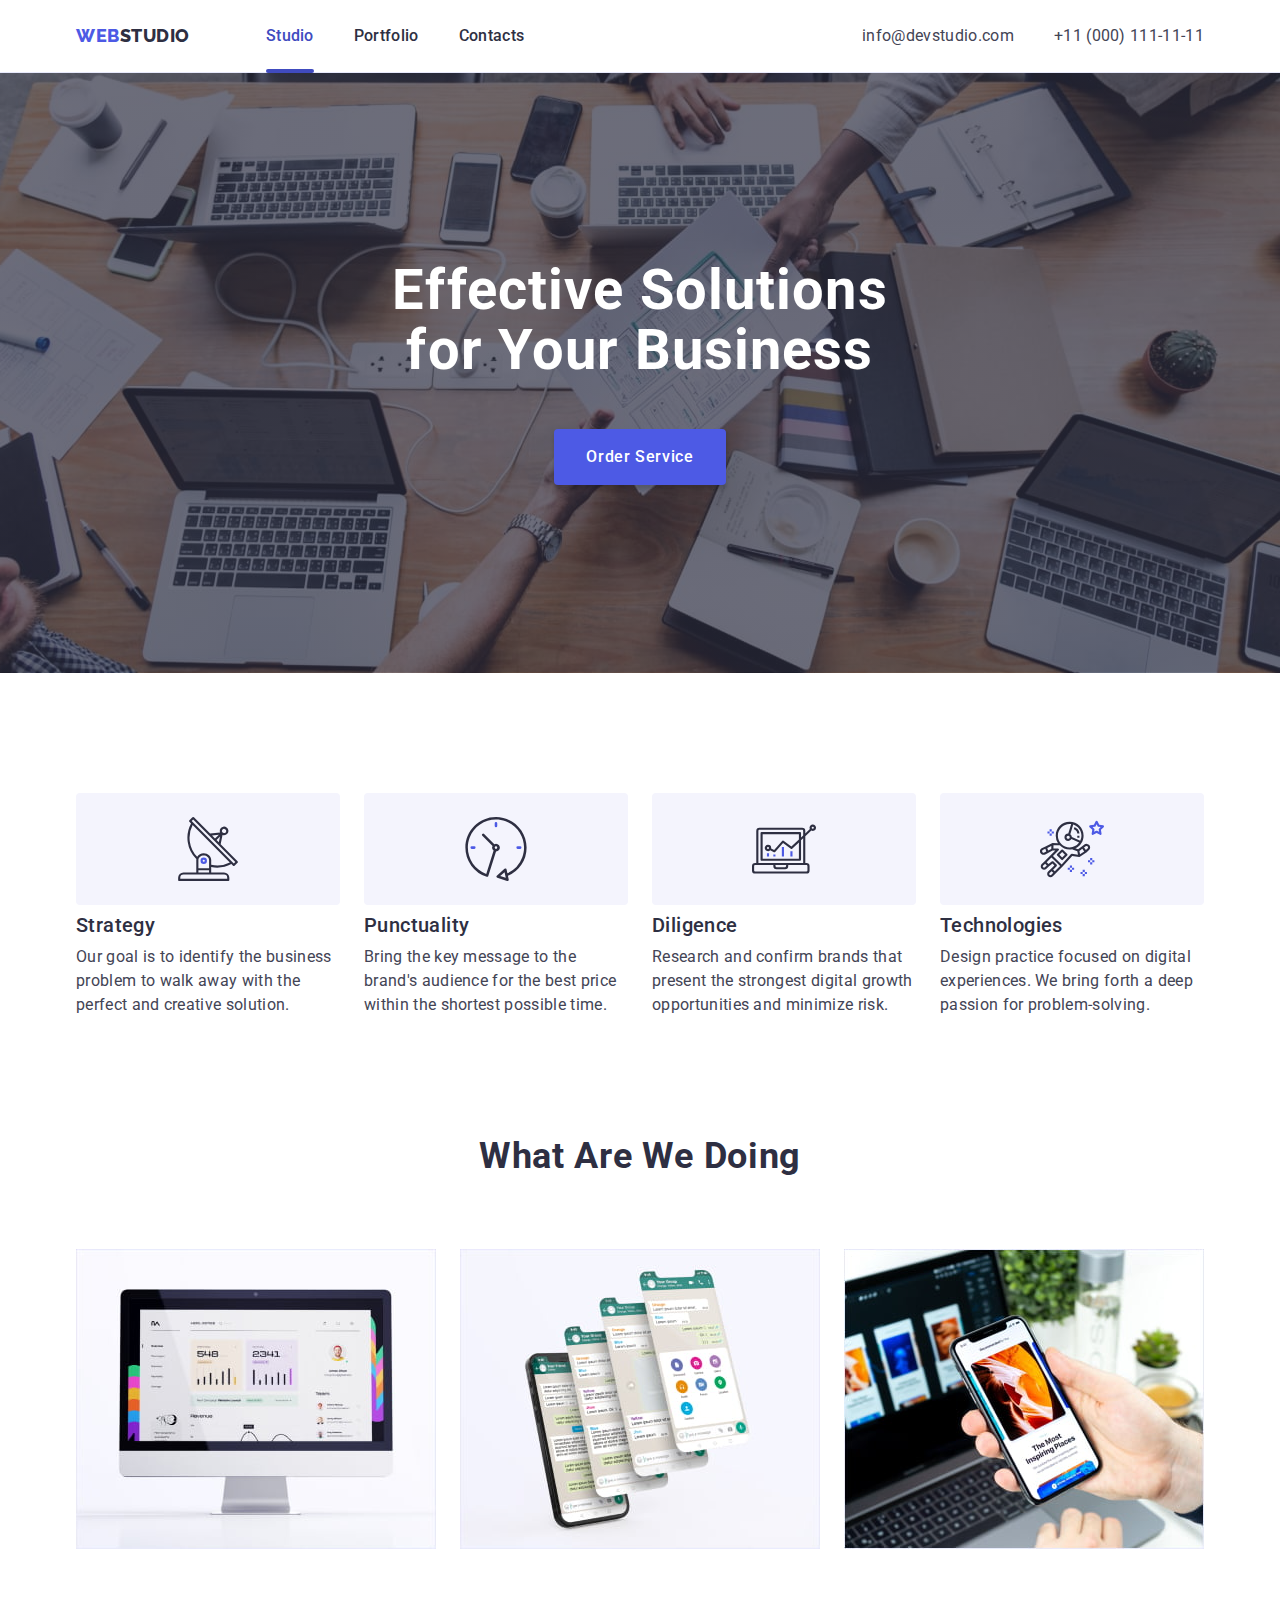
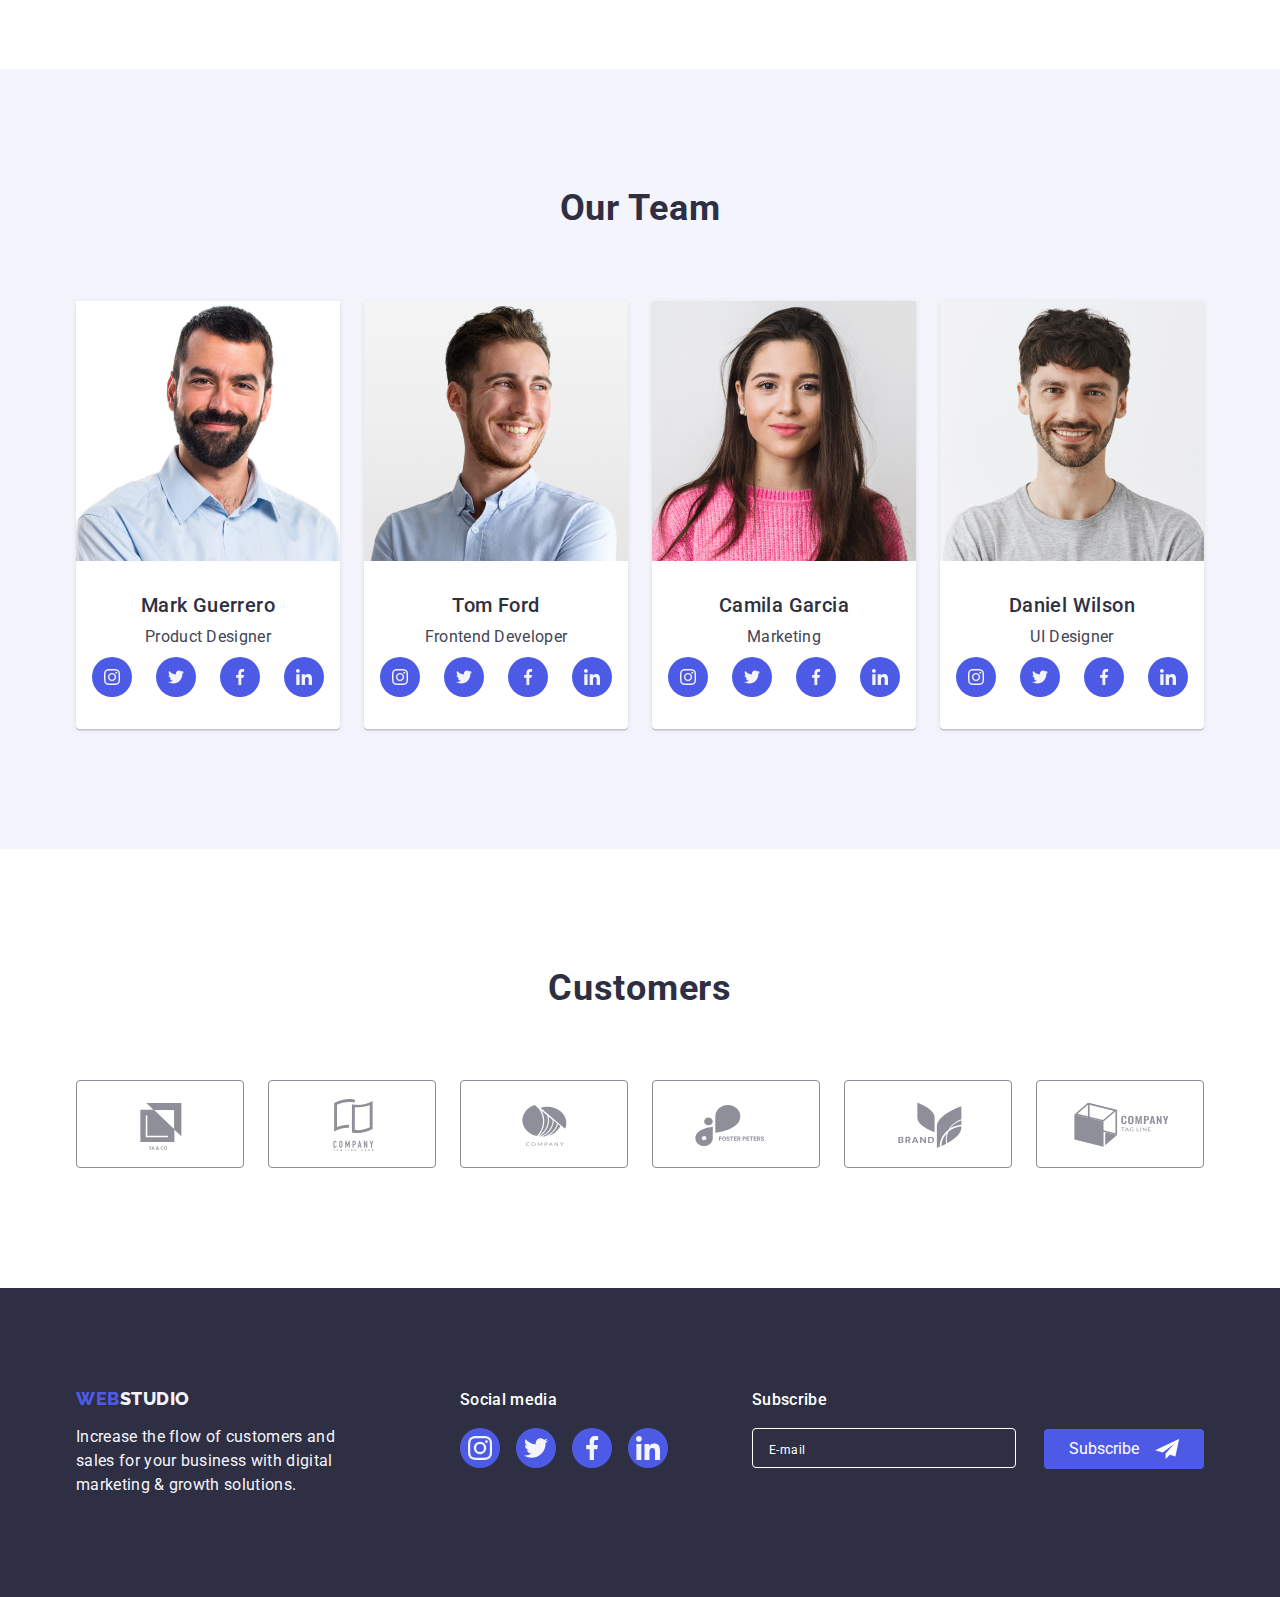
<file: index.html>
<!DOCTYPE html>
<html lang="en">
  <head>
    <meta charset="UTF-8" />
    <meta http-equiv="X-UA-Compatible" content="IE=edge" />
    <meta name="viewport" content="width=device-width, initial-scale=1.0" />
    <title>WebStudio</title>
  <link  rel="stylesheet"  href="https://cdn.jsdelivr.net/npm/modern-normalize@1.1.0/modern-normalize.min.css" />
    <link rel="preconnect" href="https://fonts.googleapis.com">
    <link rel="preconnect" href="https://fonts.gstatic.com" crossorigin>
    <link href="https://fonts.googleapis.com/css2?family=Raleway:wght@800&family=Roboto:wght@400;500;700;900&display=swap" rel="stylesheet">
    <link rel="stylesheet" href="./css/styles.css" />
  </head>

  <body class="body">
    <!-- Header -->
    <header class="main-header">
      <div class="container page-header-container">
      <nav class="main-nav">
        <a class="link-logo link" href="./index.html">Web<span class="header-logo">Studio</span></a>
        <ul class="menu list">
          <li class="list-item nav-item"><a class="menu link nav-link active" href="./index.html">Studio</a></li>
          <li class="list-item nav-item"><a class="menu link nav-link" href="./portfolio.html">Portfolio</a></li>
          <li class="list-item nav-item"><a class="menu link nav-link" href="">Contacts</a></li>
        </ul>
      </nav>
      <address class="address">
        <ul class="list link address-list">
          <li class="list-email-link">
            <a class="address-link link email-link" href="mailto:info@devstudio.com">info@devstudio.com</a></li>
          <li class="list-phone-link">
            <a class="address-link link email-link" href="tel:+110001111111">+11 (000) 111-11-11</a></li>
        </ul>
      </address>
       </div>
    </header>
    <!--Hero-->
    <main>
      <section class="hero-section hero-overlay">
        <div class="container">
        <h1 class="hero-title">Effective Solutions for Your Business</h1>
        <button class="hero-button" type="button" data-modal-open>Order Service</button>
        </div>
      </section>
      <!-- H2 -->
      <section class="visually-hidden-section">
        <div class="container">
        <h2 class="hidden-title visually-hidden">Our advantages</h2>
        <ul class="list list-visually-hidden">
          <li class="list-item item-calc">
            <div class="svg-section-two">
          <svg width="64" height="64" class="svg">
  <use href="./images/icons.svg#antenna"></use>
</svg>
        </div>
            <h3 class="list-title title-section-two">Strategy</h3>
            <p class="list-lead-two">
              Our goal is to identify the business problem to walk away with the
              perfect and creative solution.
            </p>
          </li>
          <li class="list-item item-calc">
            <div class="svg-section-two">
             <svg width="64" height="64" class="svg">
  <use href="./images/icons.svg#clock"></use>
</svg>
        </div>
            <h3 class="list-title title-section-two">Punctuality</h3>
            <p class="list-lead-two">
              Bring the key message to the brand's audience for the best price
              within the shortest possible time.
            </p>
          </li>
          <li class="list-item item-calc">
             <div class="svg-section-two">
          <svg width="64" height="64" class="svg">
  <use href="./images/icons.svg#diagram"></use>
</svg>
        </div>
            <h3 class="list-title title-section-two">Diligence</h3>
            <p class="list-lead-two">
              Research and confirm brands that present the strongest digital
              growth opportunities and minimize risk.
            </p>
          </li>
          <li class="list-item item-calc">
             <div class="svg-section-two">
          <svg width="64" height="64" class="svg">
  <use href="./images/icons.svg#astronaut"></use>
</svg>
        </div>
            <h3 class="list-title title-section-two">Technologies</h3>
            <p class="list-lead-two">
              Design practice focused on digital experiences. We bring forth a
              deep passion for problem-solving.
            </p>
          </li>
        </ul>
        </div>
      </section>
      <!--What are we doing-->
      <section class="section-three">
        <div class="container">
        <h2 class="title">What are we doing</h2>
        <ul class="list section-three-list">
          <li class="section-three-item">
            <img class="section-three-img"
              src="./images/what_are_we_doing/monitor.jpg"
              alt="Market statistics are displayed on the monitor"
              width="360"
              height="300"
            />
          </li>
          <li class="section-three-item">
            <img class="section-three-img"
              src="./images/what_are_we_doing/phone.jpg"
              alt="Four screens of the phone with different images of the functionality of the application"
              width="360"
              height="300"
            />
          </li>
          <li class="section-three-item">
            <img class="section-three-img"
              src="./images/what_are_we_doing/synchronization.jpg"
              alt="Synchronization of phone data with a computer"
              width="360"
              height="300"
            />
          </li>
        </ul>
        </div>
      </section>
      <!--Our Team-->
  <section class="team-card">
    <div class="container">
        <h2 class="title">Our Team</h2>
          <ul class="list list-team-card">
            <li class="list-item-card">
              <img class="list-img"
              src="./images/our_team/mark_guerrero.jpg"
              alt="A man with a dark beard in a blue shirt"
              width="264"
              height="260"/>
              <div class="container-card-team">
                <h3 class="list-title title-team-card">Mark Guerrero</h3>
                  <p class="list-lead item-card-text">Product Designer</p>
                    <ul class="socials social-list">
                      <li class="socials-item">
                        <a class="socials-link link" href="" target="_blank" rel="noopener noreferrer" aria-label="instagram icon">
                            <svg class="social-icons" width="16" height="16"><use href="./images/icons.svg#instagram"></use></svg>
                        </a>
                      </li>
            <li class="socials-item">
              <a class="socials-link link" href="" target="_blank" rel="noopener noreferrer" aria-label="twitter icon">
                <svg class="social-icons" width="16" height="16"><use href="./images/icons.svg#twitter"></use></svg>
              </a>
            </li>
            <li class="socials-item">
              <a class="socials-link link" href="" target="_blank" rel="noopener noreferrer" aria-label="facebook icon">
                <svg class="social-icons" width="16" height="16"><use href="./images/icons.svg#facebook"></use></svg>
              </a>
            </li>
            <li class="socials-item">
              <a class="socials-link link" href="" target="_blank" rel="noopener noreferrer" aria-label="linkedIn icon">
                <svg class="social-icons" width="16" height="16"><use href="./images/icons.svg#linkedin"></use></svg>
              </a>
            </li>
              </ul>
              </div>
            </li>
            <li class="list-item-card">
            <img class="list-img"
              src="./images/our_team/tom_ford.jpg"
              alt="Smiling young man in a blue shirt"
              width="264"
              height="260"
            />
            <div class="container-card-team">
              <h3 class="list-title title-team-card">Tom Ford</h3>
                <p class="list-lead item-card-text">Frontend Developer</p>
                  <ul class="socials social-list">
                    <li class="socials-item">
                      <a class="socials-link link" href="" target="_blank" rel="noopener noreferrer" aria-label="instagram icon">
                        <svg class="social-icons" width="16" height="16"><use href="./images/icons.svg#instagram"></use></svg>
                      </a>
                    </li>
                    <li class="socials-item">
                      <a class="socials-link link" href="" target="_blank" rel="noopener noreferrer" aria-label="twitter icon">
                        <svg class="social-icons" width="16" height="16"><use href="./images/icons.svg#twitter"></use></svg>
                      </a>  
                    </li>
                    <li class="socials-item">
                      <a class="socials-link link" href="" target="_blank" rel="noopener noreferrer" aria-label="facebook icon">
                        <svg class="social-icons" width="16" height="16"><use href="./images/icons.svg#facebook"></use></svg>
                      </a>
                    </li>
                    <li class="socials-item">
                      <a class="socials-link link" href="" target="_blank" rel="noopener noreferrer" aria-label="linkedIn icon">
                        <svg class="social-icons" width="16" height="16"><use href="./images/icons.svg#linkedin"></use></svg>
                      </a>
                    </li>
          </ul>
          </div>
          </li>
          <li class="list-item-card">
            <img class="list-img"
              src="./images/our_team/camila_garcia.jpg"
              alt="Smiling young man in a blue shirt"
              width="264"
              height="260"
            />
            <div class="container-card-team">
            <h3 class="list-title title-team-card">Camila Garcia</h3>
            <p class="list-lead item-card-text">Marketing</p>
             <ul class="socials social-list">
              <li class="socials-item">
                <a class="socials-link link" href="" target="_blank" rel="noopener noreferrer" aria-label="instagram icon">
                  <svg class="social-icons" width="16" height="16"><use href="./images/icons.svg#instagram"></use></svg>
                </a></li>
              <li class="socials-item">
                <a class="socials-link link" href="" target="_blank" rel="noopener noreferrer" aria-label="twitter icon">
                  <svg class="social-icons" width="16" height="16"><use href="./images/icons.svg#twitter"></use></svg>
                </a></li>
              <li class="socials-item">
                <a class="socials-link link" href="" target="_blank" rel="noopener noreferrer" aria-label="facebook icon">
                  <svg class="social-icons" width="16" height="16"><use href="./images/icons.svg#facebook"></use></svg>
                </a></li>
              <li class="socials-item">
                <a class="socials-link link" href="" target="_blank" rel="noopener noreferrer" aria-label="linkedIn icon">
                  <svg class="social-icons" width="16" height="16"><use href="./images/icons.svg#linkedin"></use></svg>
                </a></li>
            </ul>
            </div>
          </li>
          <li class="list-item-card">
            <img class="list-img"
              src="./images/our_team/daniel_wilson.jpg"
              alt="Smiling man in a gray t-shirt"
              width="264"
              height="260"
            />
            <div class="container-card-team">
            <h3 class="list-title title-team-card">Daniel Wilson</h3>
            <p class="list-lead item-card-text">UI Designer</p>
             <ul class="socials social-list">
              <li class="socials-item">
                <a class="socials-link link" href="" target="_blank" rel="noopener noreferrer" aria-label="instagram icon">
                  <svg class="social-icons" width="16" height="16"><use href="./images/icons.svg#instagram"></use></svg>
                </a></li>
              <li class="socials-item">
                <a class="socials-link link" href="" target="_blank" rel="noopener noreferrer" aria-label="twitter icon">
                  <svg class="social-icons" width="16" height="16"><use href="./images/icons.svg#twitter"></use></svg>
                </a></li>
              <li class="socials-item">
                <a class="socials-link link" href="" target="_blank" rel="noopener noreferrer" aria-label="facebook icon">
                  <svg class="social-icons" width="16" height="16"><use href="./images/icons.svg#facebook"></use></svg>
                </a></li>
              <li class="socials-item">
                <a class="socials-link link" href="" target="_blank" rel="noopener noreferrer" aria-label="linkedIn icon">
                  <svg class="social-icons" width="16" height="16"><use href="./images/icons.svg#linkedin"></use></svg>
                </a></li>
            </ul>
            </div>
            </li>
            </ul>
          </div>
        </section>
        <!--Customers-->
        <section class="customers">
        <div class="container customers-container">
          <h2 class="customers-title">Customers</h2>
      <ul class="customers-list list">
        <li class="customers-item"><a class="customers-link link" href="" target="_blank" rel="noopener noreferrer" aria-label="company1 icon"><svg class="customers-icons" width="104" height="56"><use href="./images/icons.svg#company"></use></svg></a></li>
        <li class="customers-item"><a class="customers-link link" href="" target="_blank" rel="noopener noreferrer" aria-label="company2 icon"><svg class="customers-icons" width="104" height="56"><use href="./images/icons.svg#company2"></use></svg></a></li>
        <li class="customers-item"><a class="customers-link link" href="" target="_blank" rel="noopener noreferrer" aria-label="company3 icon"><svg class="customers-icons" width="104" height="56"><use href="./images/icons.svg#company3"></use></svg></a></li>
        <li class="customers-item"><a class="customers-link link" href="" target="_blank" rel="noopener noreferrer" aria-label="company4 icon"><svg class="customers-icons" width="104" height="56"><use href="./images/icons.svg#company4"></use></svg></a></li>
        <li class="customers-item"><a class="customers-link link" href="" target="_blank" rel="noopener noreferrer" aria-label="company5 icon"><svg class="customers-icons" width="104" height="56"><use href="./images/icons.svg#company5"></use></svg></a></li>
        <li class="customers-item"><a class="customers-link link" href="" target="_blank" rel="noopener noreferrer" aria-label="company6 icon"><svg class="customers-icons" width="104" height="56"><use href="./images/icons.svg#company6"></use></svg></a></li>
      </ul>
        </div> 
      </section>
    </main>
   <!--Footer-->
    <footer class="footer">
      <div class="container footer-container">
        <div class="footer-logo-container">
      <a class="link-logo-footer link" href="./index.html">Web<span class="footer-logo">Studio</span></a>
      <p class="text-footer">
        Increase the flow of customers and sales for your business with digital
        marketing & growth solutions.
        </p>
        </div>
        <div class="social-media-container">
          <p class="social-title">Social media</p>
        <ul class="socials social-list footer-socials">
              <li class="socials-item">
                <a class="socials-link link footer-socials-links" href="" target="_blank" rel="noopener noreferrer" aria-label="instagram icon">
                  <svg class="social-icons" width="24" height="24"><use href="./images/icons.svg#instagram"></use></svg>
                </a></li>
              <li class="socials-item">
                <a class="socials-link link footer-socials-links" href="" target="_blank" rel="noopener noreferrer" aria-label="twitter icon">
                  <svg class="social-icons" width="24" height="24"><use href="./images/icons.svg#twitter"></use></svg>
                </a></li>
              <li class="socials-item">
                <a class="socials-link link footer-socials-links" href="" target="_blank" rel="noopener noreferrer" aria-label="facebook icon">
                  <svg class="social-icons" width="24" height="24"><use href="./images/icons.svg#facebook"></use></svg>
                </a></li>
              <li class="socials-item">
                <a class="socials-link link footer-socials-links" href="" target="_blank" rel="noopener noreferrer" aria-label="linkedIn icon">
                  <svg class="social-icons" width="24" height="24"><use href="./images/icons.svg#linkedin"></use></svg>
                </a></li>
            </ul>
        </div>
        <div class="subscribe-container">
          <p class="social-title">Subscribe</p>
          <form class="subscribe-form form" name="subscribe-form">
          
          <input class="subscribe-input" type="email" name="email" placeholder="E-mail"/>
          
          <button class="subscribe-btn" type="submit">Subscribe <svg class="subscribe-icon" width="24" height="20"><use href="./images/icons.svg#icon-send"></use></svg></button>
          </form>
        </div>
        </div>
    </footer>
    <!--Modal Window-->
    <div class="backdrop is-hidden" data-modal>
      <div class="modal">
        <button class="modal-close-btn" type="button" data-modal-close>
            <svg class="modal-close-icon" width="8" height="8">
              <use href="./images/icons.svg#icon-close-black"></use>
            </svg>
        </button>
         <form class="modal-form form" name="modal_form">
        <strong class="modal-title">Leave your contacts and we will call you back</strong>
          <label class="form-label" for="user_name">
            <span class="modal-text"> Name </span>
          <span class="form-wrapper">
            <input class="form-field" 
            type="text" 
            name="user_name" id="user_name"
            required
            pattern="[a-zA-Za-яА-Я]+"
            minlength="2"/>
            <svg class="form-icon" width="18" height="24">
              <use href="./images/icons.svg#icon-person"></use>
            </svg>
          </span>
          </label>
          <label class="form-label" for="user_phone">
            <span class="modal-text"> Phone </span>
          <span class="form-wrapper">
            <input class="form-field" 
            type="tel" 
            name="user_phone" 
            id="user_phone"
            required/>
            <svg class="form-icon" width="18" height="24">
              <use href="./images/icons.svg#icon-phone"></use>
            </svg>
          </span>
          </label>
          <label class="form-label" for="user_email">
            <span class="modal-text"> Email </span>
          <span class="form-wrapper">
            <input class="form-field" type="email" name="user_email" id="user_email">
            <svg class="form-icon" width="18" height="24">
              <use href="./images/icons.svg#icon-email"></use>
            </svg>
          </span>
          </label>
          <label class="form-comment" for="user_comment">
            <span class="modal-text"> Comment </span></label>
          <textarea class="form-agreement" name="user_comment" id="user_comment" placeholder="Text input"></textarea>
        
        <label class="form-check">
          <input class="form-check-input visually-hidden" type="checkbox" name="modal_agreement">
          <svg class="form-custom-check" width="16" height="16">
            <use class="uncheck" href="./images/icons.svg#uncheck"></use>
            <use class="check" href="./images/icons.svg#check"></use>
          </svg>
          <span class="form-check-text"> I accept the terms and conditions of the&nbsp;<a class="agreement-link" href="" target="_blank" rel="noopener noreferrer">Privacy Policy</a></span>
        </label>
        <button class="hero-button" type="submit">Send</button>
      </form>
      </div>
      

    </div>
    <script src="./js/modal.js"></script>
  </body>
</html>
</file>
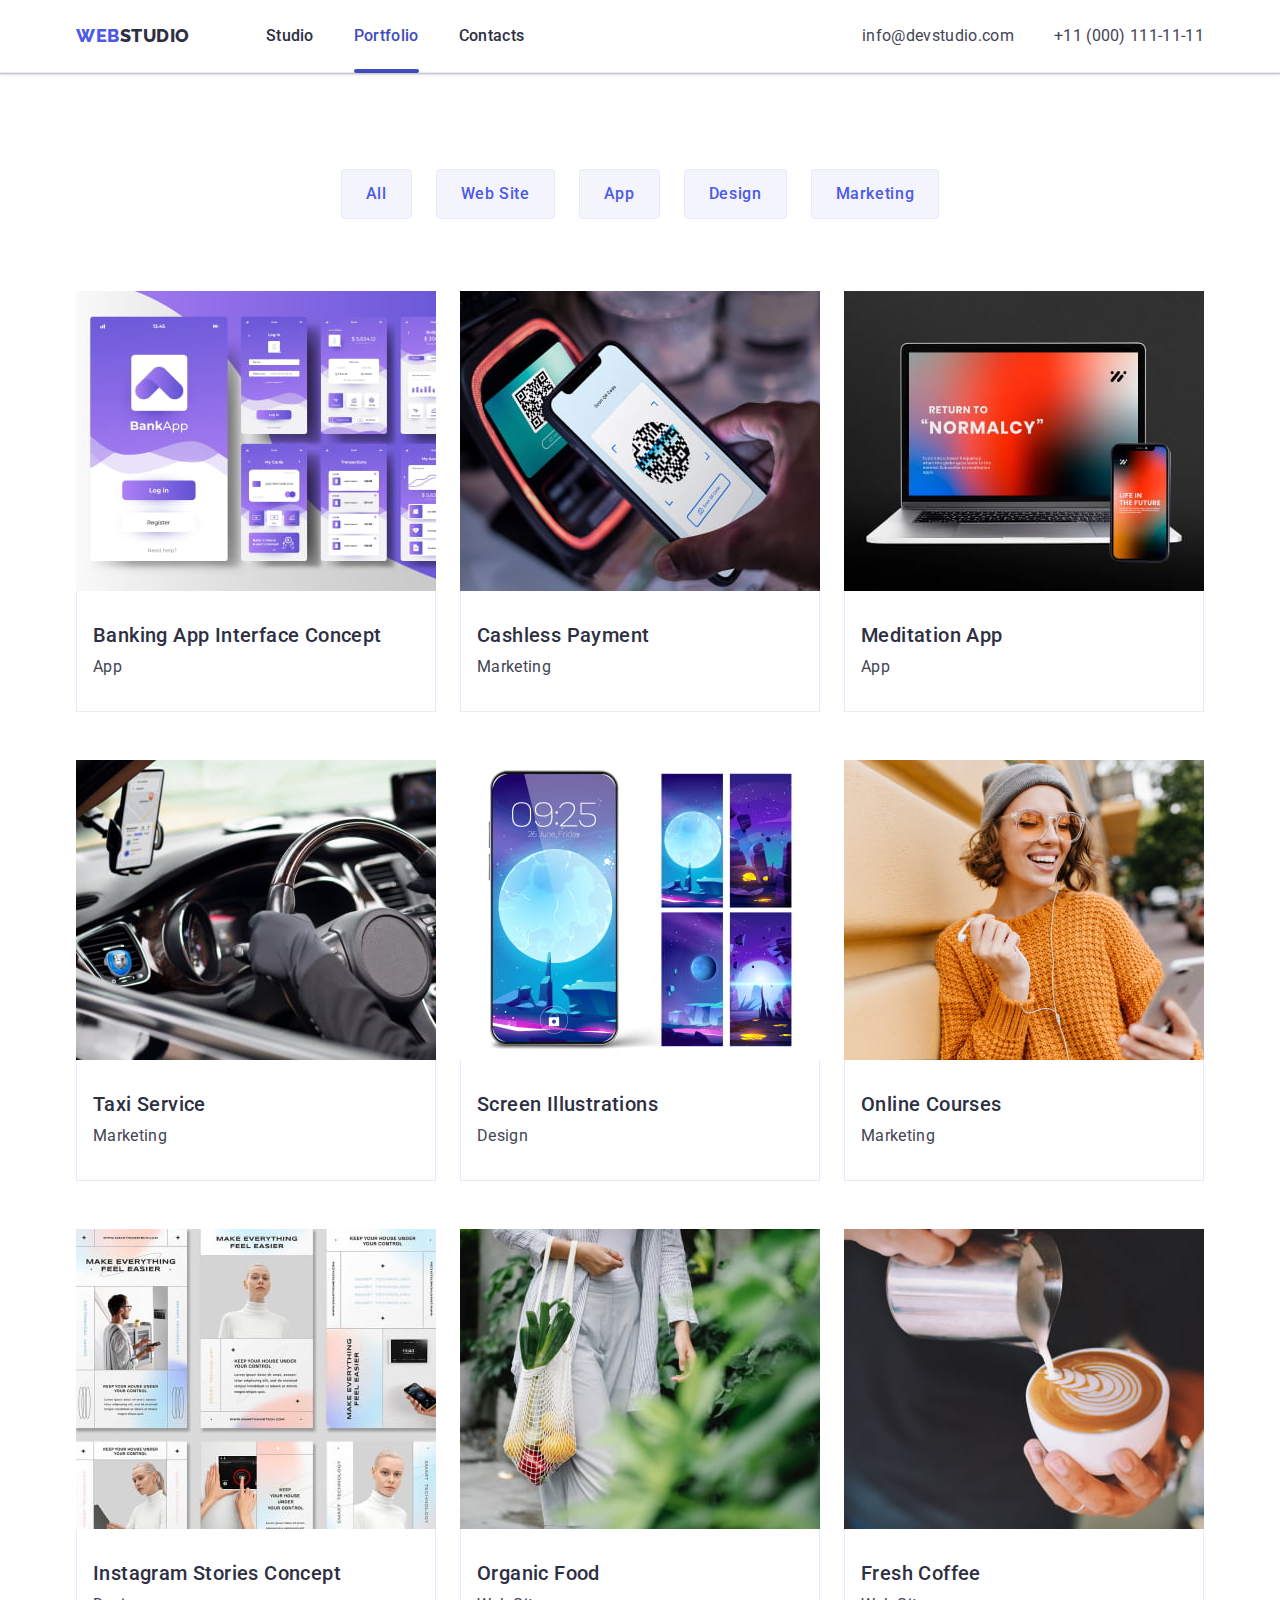
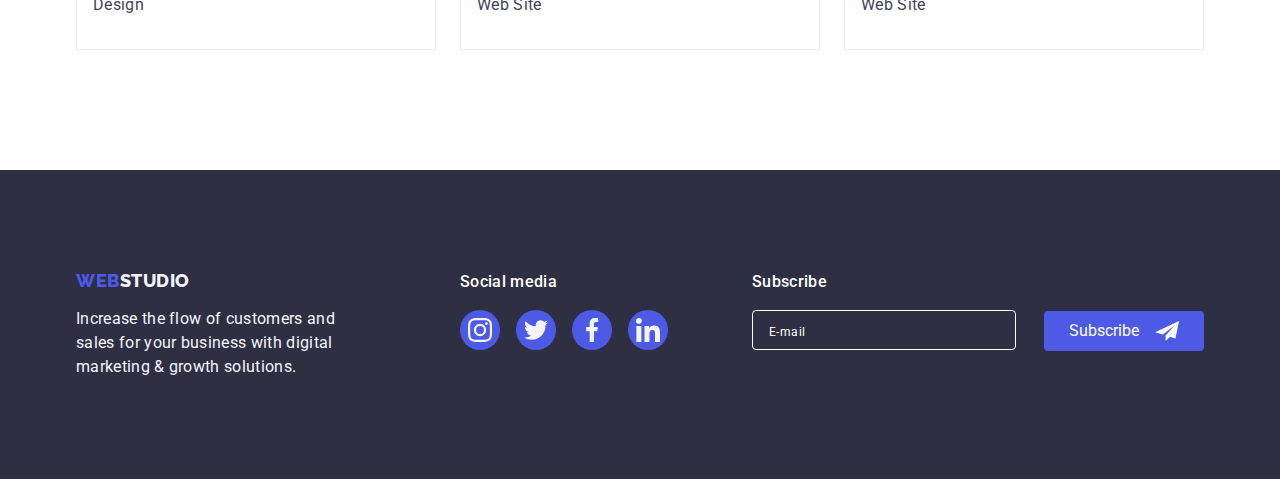
<file: portfolio.html>
<!DOCTYPE html>
<html lang="en">
  <head>
    <meta charset="UTF-8" />
    <meta http-equiv="X-UA-Compatible" content="IE=edge" />
    <meta name="viewport" content="width=device-width, initial-scale=1.0" />
    <title>WebStudio</title>
<link  rel="stylesheet"  href="https://cdn.jsdelivr.net/npm/modern-normalize@1.1.0/modern-normalize.min.css" />
    <link rel="preconnect" href="https://fonts.googleapis.com">
<link rel="preconnect" href="https://fonts.gstatic.com" crossorigin>
<link href="https://fonts.googleapis.com/css2?family=Raleway:wght@800&family=Roboto:wght@400;500;700;900&display=swap" rel="stylesheet">
    <link rel="stylesheet" href="./css/styles.css" />
  </head>

  <body class="body">
    <!-- Header -->
    <header class="main-header">
      <div class="container page-header-container">
      <nav class="main-nav">
        <a class="link-logo link" href="./index.html">Web<span class="header-logo">Studio</span></a>
        <ul class="menu list">
          <li class="list-item nav-item"><a class="menu link nav-link" href="./index.html">Studio</a></li>
          <li class="list-item nav-item"><a class="menu link nav-link active" href="./portfolio.html">Portfolio</a></li>
          <li class="list-item nav-item"><a class="menu link nav-link" href="">Contacts</a></li>
        </ul>
      </nav>
      <address class="address">
        <ul class="list link link-nav">
          <li class="list-email-link">
            <a class="address-link link email-link" href="mailto:info@devstudio.com">info@devstudio.com</a></li>
          <li class="list-phone-link">
            <a class="address-link link" href="tel:+110001111111">+11 (000) 111-11-11</a></li>
        </ul>
      </address>
      </div>
    </header>
    <main>
      <!-- Filters -->
      <section class="filters-section">
        <div class=" container container-portfolio">
        <h1 class="visually-hidden">Portfolio</h1>
        <ul class="list portfolio-list-button">
          <li class="list-button"><button class="portfolio-button" type="button">All</button></li>
          <li class="list-button"><button class="portfolio-button" type="button">Web Site</button></li>
          <li class="list-button"><button class="portfolio-button" type="button">App</button></li>
          <li class="list-button"><button class="portfolio-button" type="button">Design</button></li>
          <li class="list-button"><button class="portfolio-button" type="button">Marketing</button></li>
        </ul>
        
        <!-- Portfolio -->
        
        <ul class="list portfolio-list-item">
          <li class="list-item portfolio-item portfolio-calc">
            <a class="list-link link" href="">
            <div class="portfolio-thumb">
              <img 
              src="./images/portfolio/banking-app-interface-concept.jpg"
              alt="Seven mobile app windows"
              width="360"
              height="300"
            />
                <p class="overlay-text">14 Stylish and User-Friendly App Design Concepts · Task Manager App · Calorie Tracker App · Exotic Fruit Ecommerce App · Cloud Storage App
                </p>
              </div>
            <div class="portfolio-galery">
            <h2 class="list-title">Banking App Interface Concept</h2>
            <p class="list-lead">App</p>
          </div>
          </a>
          </li>
          <li class="list-item portfolio-item portfolio-calc">
            
            <a class="list-link link" href="">
               <div class="portfolio-thumb">
            <img 
              src="./images/portfolio/cashless-payment.jpg"
              alt="Reading a QR code by phone for payment through the terminal"
              width="360"
              height="300"
            />
          
                <p class="overlay-text">14 Stylish and User-Friendly App Design Concepts · Task Manager App · Calorie Tracker App · Exotic Fruit Ecommerce App · Cloud Storage App
                </p>
            </div>
            <div class="portfolio-galery">
            <h2 class="list-title">Cashless Payment</h2>
            <p class="list-lead">Marketing</p>
            </div>
          </a>
          </li>
          <li class="list-item portfolio-item portfolio-calc">
            <a class="list-link link" href="">
               <div class="portfolio-thumb">
            <img 
              src="./images/portfolio/meditation-app.jpg"
              alt="Laptop and phone next to it"
              width="360"
              height="300"
            />
                <p class="overlay-text">14 Stylish and User-Friendly App Design Concepts · Task Manager App · Calorie Tracker App · Exotic Fruit Ecommerce App · Cloud Storage App
                </p>
            </div>
            <div class="portfolio-galery">
            <h2 class="list-title">Meditation App</h2>
            <p class="list-lead">App</p>
            </div>
          </a>
          </li>
          <li class="list-item portfolio-item portfolio-calc">
            <a class="list-link link" href="">
               <div class="portfolio-thumb">
            <img 
              src="./images/portfolio/taxi-service.jpg"
              alt="Hands in black gloves hold the steering wheel of a car"
              width="360"
              height="300"
            />
                <p class="overlay-text">14 Stylish and User-Friendly App Design Concepts · Task Manager App · Calorie Tracker App · Exotic Fruit Ecommerce App · Cloud Storage App
                </p>
            </div>
            <div class="portfolio-galery">
            <h2 class="list-title">Taxi Service</h2>
            <p class="list-lead">Marketing</p>
            </div>
          </a>
          </li>
          <li class="list-item portfolio-item portfolio-calc">
            <a class="list-link link" href="">
               <div class="portfolio-thumb">
            <img 
              src="./images/portfolio/screen-illustrations.jpg"
              alt="Full moon wallpaper"
              width="360"
              height="300"
            />
                <p class="overlay-text">14 Stylish and User-Friendly App Design Concepts · Task Manager App · Calorie Tracker App · Exotic Fruit Ecommerce App · Cloud Storage App
                </p>
            </div>
            <div class="portfolio-galery">
            <h2 class="list-title">Screen Illustrations</h2>
            <p class="list-lead">Design</p>
            </div>
          </a>
          </li>
          <li class="list-item portfolio-item portfolio-calc">
            <a class="list-link link" href="">
               <div class="portfolio-thumb">
            <img 
              src="./images/portfolio/online-courses.jpg"
              alt="Girl in headphones looks at the phone and smiles"
              width="360"
              height="300"
            />
                <p class="overlay-text">14 Stylish and User-Friendly App Design Concepts · Task Manager App · Calorie Tracker App · Exotic Fruit Ecommerce App · Cloud Storage App
                </p>
            </div>
            <div class="portfolio-galery">
            <h2 class="list-title">Online Courses</h2>
            <p class="list-lead">Marketing</p>
            </div>
          </a>
          </li>
          <li class="list-item portfolio-item portfolio-calc">
            <a class="list-link link" href="">
               <div class="portfolio-thumb">
            <img 
              src="./images/portfolio/instagram-stories-concept.jpg"
              alt="Six slides with examples for story design"
              width="360"
              height="300"
            />
                <p class="overlay-text">14 Stylish and User-Friendly App Design Concepts · Task Manager App · Calorie Tracker App · Exotic Fruit Ecommerce App · Cloud Storage App
                </p>
            </div>
            <div class="portfolio-galery">
            <h2 class="list-title">Instagram Stories Concept</h2>
            <p class="list-lead">Design</p>
            </div>
          </a>
          </li>
          <li class="list-item portfolio-item portfolio-calc">
            <a class="list-link link" href="">
               <div class="portfolio-thumb">
            <img 
              src="./images/portfolio/organic-food.jpg"
              alt="The girl carries a bag with groceries"
              width="360"
              height="300"
            />
                <p class="overlay-text">14 Stylish and User-Friendly App Design Concepts · Task Manager App · Calorie Tracker App · Exotic Fruit Ecommerce App · Cloud Storage App
                </p>
            </div>
            <div class="portfolio-galery">
            <h2 class="list-title">Organic Food</h2>
            <p class="list-lead">Web Site</p>
            </div>
          </a>
          </li>
          <li class="list-item portfolio-item portfolio-calc">
            <a class="list-link link" href="">
               <div class="portfolio-thumb">
            <img src="./images/portfolio/fresh-coffee.jpg"
              alt="Cup with coffee in hand"
              width="360"
              height="300"
            />
                <p class="overlay-text">14 Stylish and User-Friendly App Design Concepts · Task Manager App · Calorie Tracker App · Exotic Fruit Ecommerce App · Cloud Storage App
                </p>
            </div>
            <div class="portfolio-galery">
            <h2 class="list-title">Fresh Coffee</h2>
            <p class="list-lead">Web Site</p>
            </div>
          </a>
          </li>
        </ul>
        </div>
      </section>
    </main>
  <!--Footer-->
    <footer class="footer">
      <div class="container footer-container">
        <div class="footer-logo-container">
      <a class="link-logo-footer link" href="./index.html">Web<span class="footer-logo">Studio</span></a>
      <p class="text-footer">
        Increase the flow of customers and sales for your business with digital
        marketing & growth solutions.
        </p>
        </div>
        <div class="social-media-container">
          <p class="social-title">Social media</p>
        <ul class="socials social-list footer-socials">
              <li class="socials-item">
                <a class="socials-link link footer-socials-links" href="" target="_blank" rel="noopener noreferrer" aria-label="instagram icon">
                  <svg class="social-icons" width="24" height="24"><use href="./images/icons.svg#instagram"></use></svg>
                </a></li>
              <li class="socials-item">
                <a class="socials-link link footer-socials-links" href="" target="_blank" rel="noopener noreferrer" aria-label="twitter icon">
                  <svg class="social-icons" width="24" height="24"><use href="./images/icons.svg#twitter"></use></svg>
                </a></li>
              <li class="socials-item">
                <a class="socials-link link footer-socials-links" href="" target="_blank" rel="noopener noreferrer" aria-label="facebook icon">
                  <svg class="social-icons" width="24" height="24"><use href="./images/icons.svg#facebook"></use></svg>
                </a></li>
              <li class="socials-item">
                <a class="socials-link link footer-socials-links" href="" target="_blank" rel="noopener noreferrer" aria-label="linkedIn icon">
                  <svg class="social-icons" width="24" height="24"><use href="./images/icons.svg#linkedin"></use></svg>
                </a></li>
            </ul>
        </div>
        <div class="subscribe-container">
          <p class="social-title">Subscribe</p>
          <form class="subscribe-form form" name="subscribe-form">
          
          <input class="subscribe-input" type="email" name="email" placeholder="E-mail"/>
          
          <button class="subscribe-btn" type="submit">Subscribe <svg class="subscribe-icon" width="24" height="20"><use href="./images/icons.svg#icon-send"></use></svg></button>
          </form>
        </div>
        </div>
    </footer>
  </body>
</html>
</file>
<file: css/styles.css>
:root {
    --accent-color: #9747FF;
    --primary-font: 'Roboto',
        sans-serif;
    --secondary-font: 'Raleway',
        sans-serif;
    --button-color: #4D5AE5;
    --subtitle-color: #2E2F42;
    --border-color: #E7E9FC;
    --hover-focus-color: #404BBF;


}

body {
    font-family: var(--primary-font);
    color: #434455;
    background-color: #FFFFFF;

}

h1,
h2,
h3,
h4,
p {
    margin-top: 0;
    margin-bottom: 0;
}

ul {
    margin-top: 0;
    margin-bottom: 0;
    padding-left: 0;
}

img {
    display: block;
}

.list {
    display: flex;
    align-items: center;
    flex-wrap: wrap;
    gap: 40px;
    list-style: none;
    padding: 0;
    margin: 0;
}

.link {
    text-decoration: none;

}

button {
    cursor: pointer;
}

.container {
    width: 1158px;
    margin: 0 auto;
    padding: 0 15px;
}

/* HEADER */

.page-header-container {
    display: flex;
    align-items: center;

}

.main-header {
    border-bottom: 1px solid var(--border-color);
    box-shadow: 0px 2px 1px rgba(46, 47, 66, 0.08), 0px 1px 1px rgba(46, 47, 66, 0.16), 0px 1px 6px rgba(46, 47, 66, 0.08);
}

.main-nav {
    display: flex;
    align-items: center;
    margin-right: auto;

}

.link-logo {
    margin-right: 76px;

    text-decoration: none;
    font-family: var(--secondary-font);
    font-weight: 800;
    font-size: 18px;
    line-height: 1.17;

    letter-spacing: 0.03em;
    text-transform: uppercase;

    color: var(--button-color);
}

.header-logo {
    color: var(--subtitle-color);
}


.menu:hover,
.menu:focus {
    color: #404BBF;
}

.menu {
    position: relative;
    display: flex;
    align-items: center;

    font-weight: 500;
    font-size: 16px;
    line-height: 1.5;
    letter-spacing: 0.02em;
    color: var(--subtitle-color);

    transition: color 250ms cubic-bezier(0.4, 0, 0.2, 1);
}

.nav-item {}

.nav-link {
    padding-top: 24px;
    padding-bottom: 24px;
}

.active {
    color: #404bbf;
}

.nav-link::after {
    content: "";
    position: absolute;
    bottom: -1px;
    left: 0;
    display: block;
    width: 100%;
    height: 4px;
    border-radius: 2px;
}

.nav-link.active::after {
    background-color: #404BBF;
}

.address {
    display: flex;
    align-items: center;

    font-style: normal;

}

.link-nav {
    margin-left: auto;
}


.address-link:hover,
.address-link:focus {
    color: #404BBF;
}

.address-link {
    text-decoration: none;
    font-size: 16px;
    line-height: 1.5;
    letter-spacing: 0.02em;
    color: #434455;

    transition: color 250ms cubic-bezier(0.4, 0, 0.2, 1);
}

.email-link {}

.list-item {}


.list-phone-link {}

/* HERO */

.hero-section {
    text-align: center;
    background: var(--subtitle-color);
    padding: 188px 0;
}

.hero-overlay {
    max-width: 1440px;
    margin-left: auto;
    margin-right: auto;

    background-image: linear-gradient(rgba(46, 47, 66, 0.7), rgba(46, 47, 66, 0.7)), url("../images/background/people-office.jpg");
    background-repeat: no-repeat;
    background-position: center;
    background-size: cover;
}


.hero-title {
    margin-bottom: 48px;
    max-width: 496px;
    max-height: 120px;
    margin-left: auto;
    margin-right: auto;

    font-weight: 700;
    font-size: 56px;
    line-height: 1.07;
    letter-spacing: 0.02em;
    color: #FFFFFF;
}

.hero-button {
    display: block;
    padding: 16px 32px;
    margin-left: auto;
    margin-right: auto;
    min-width: 169px;

    font-family: inherit;
    font-weight: 500;
    font-size: 16px;
    line-height: 1.5;
    letter-spacing: 0.04em;
    color: #FFFFFF;
    background-color: var(--button-color);
    box-shadow: 0px 4px 4px rgba(0, 0, 0, 0.15);
    border-radius: 4px;
    border: none;
    transition: background-color 250ms cubic-bezier(0.4, 0, 0.2, 1);
}

.hero-button:hover,
.hero-button:focus {
    color: #FFFFFF;
    background-color: #404BBF;

}

/* MAIN */

.visually-hidden-section {
    padding: 120px 0;

}

.visually-hidden {
    position: absolute;
    width: 1px;
    height: 1px;
    margin: -1px;
    border: 0;
    padding: 0;

    white-space: nowrap;
    clip-path: inset(100%);
    clip: rect(0 0 0 0);
    overflow: hidden;
}

.svg-section-two {
    display: flex;
    align-items: center;
    justify-content: center;
    width: 264px;
    height: 112px;
    margin-bottom: 8px;
    background: #F4F4FD;
    border-radius: 4px;
}

.svg {}

.list-visually-hidden {
    flex-wrap: nowrap;
    gap: 24px;


}

.item-calc {
    width: calc((100% - 72px) / 4);

}

.list-title {
    margin-bottom: 8px;
    font-weight: 500;
    font-size: 20px;
    line-height: 1.2;
    letter-spacing: 0.02em;
    color: var(--subtitle-color);
}

.title-section-two {
    max-width: 264px;
    max-height: 72px;

}

.list-lead {
    text-align: start;

    font-size: 16px;
    line-height: 1.5;
    letter-spacing: 0.02em;
    color: #434455;
    text-decoration: none;
}

.item-card-text {
    text-align: center;
}

.list-lead-two {
    font-size: 16px;
    line-height: 1.5;
    letter-spacing: 0.02em;
    color: #434455;
}

/* Section three */
.section-three {
    padding-bottom: 120px;
}

.section-three-list {
    gap: 24px;
}

.title {
    margin-bottom: 72px;
    font-weight: 700;
    font-size: 36px;
    line-height: 1.11;
    text-align: center;
    letter-spacing: 0.02em;
    text-transform: capitalize;
    color: var(--subtitle-color);
}

.section-three-item {}

.section-three-img {}

/* OUR TEAM*/

.team-card {
    padding-top: 120px;
    padding-bottom: 120px;

    background: #F4F4FD;
}

.list-item-card {
    background-color: #FFFFFF;
    border-radius: 0px 0px 4px 4px;
    box-shadow: 0px 1px 6px rgba(46, 47, 66, 0.08), 0px 1px 1px rgba(46, 47, 66, 0.16), 0px 2px 1px rgba(46, 47, 66, 0.08);

}

.list-team-card {
    gap: 24px;
}

.title-team-card {
    text-align: center;
}

.container-card-team {
    padding: 32px 0;
}

.item-card-text {
    margin-bottom: 8px;
}

.social-list {
    display: flex;
    justify-content: center;
    align-items: center;
    gap: 24px;
    list-style: none;
}

.socials-item {
    width: 40px;
    height: 40px;
}

.socials-link {
    display: flex;
    justify-content: center;
    align-items: center;
    width: 100%;
    height: 100%;
    background: var(--button-color);
    color: #FFFFFF;
    border-radius: 50%;

    transition: background-color 250ms cubic-bezier(0.4, 0, 0.2, 1);
}

.social-icons {
    fill: #f4f4fd;

}

.socials-link:hover,
.socials-link:focus {
    background-color: #404BBF;
}

.list-img {}

/* Customers*/

.customers {
    padding-top: 120px;
    padding-bottom: 120px;
}

.customers-container {}

.customers-list {
    gap: 24px;
}

.customers-item {
    transition: border-color, color 250ms cubic-bezier(0.4, 0, 0.2, 1);
}

.customers-link {
    display: flex;
    justify-content: center;
    align-items: center;
    width: 168px;
    height: 88px;
    color: #8E8F99;
    border-radius: 4px;
    border: 1px solid #8E8F99;
    transition: border-color 250ms cubic-bezier(0.4, 0, 0.2, 1),
        color 250ms cubic-bezier(0.4, 0, 0.2, 1);

}

.customers-link:hover,
.customers-link:focus {
    color: #404BBF;
    border: 1px solid #404BBF;
}


.customers-title {
    margin-bottom: 72px;
    font-family: 'Roboto';
    font-style: normal;
    font-weight: 700;
    font-size: 36px;
    line-height: 1.1;

    text-align: center;
    letter-spacing: 0.02em;
    text-transform: capitalize;
    color: #2E2F42;
}

.customers-icons {
    fill: currentColor;

}

/* PORTFOLIO*/

.filters-section {
    padding-top: 96px;
    padding-bottom: 120px;
}


.portfolio-button {
    padding: 12px 24px;
    font-family: inherit;
    background: #F4F4FD;

    border: 1px solid var(--border-color);
    border-radius: 4px;
    font-weight: 500;
    font-size: 16px;
    line-height: 1.5;
    letter-spacing: 0.04em;
    color: var(--button-color);
    transition: color 250ms cubic-bezier(0.4, 0, 0.2, 1),
        background-color 250ms cubic-bezier(0.4, 0, 0.2, 1),
        border-color 250ms cubic-bezier(0.4, 0, 0.2, 1),
        box-shadow 250ms cubic-bezier(0.4, 0, 0.2, 1);
}

.portfolio-button:hover,
.portfolio-button:focus {
    background-color: #404BBF;
    color: #FFFFFF;
    box-shadow: 0px 3px 1px rgba(0, 0, 0, 0.1), 0px 2px 1px rgba(0, 0, 0, 0.08), 0px 2px 2px rgba(0, 0, 0, 0.12);
    border: 1px solid transparent;
}

.portfolio-list-button {
    display: flex;
    justify-content: center;
    gap: 24px;
    margin-bottom: 72px;
}

.portfolio-list {
    display: flex;
    flex-wrap: wrap;
    gap: 24px;

}

.portfolio-list-item {
    display: flex;
    flex-wrap: wrap;
    column-gap: 24px;
    row-gap: 48px;
    padding: 0;
}

.list-link:hover .overlay-text {
    transform: translateY(0%);
}

.list-link:focus .overlay-text {
    transform: translateY(0%);
}

.portfolio-list-item>.portfolio-calc {
    flex-basis: calc((100% - 48px) / 3);

}


.portfolio-list-item:nth-last-child(-n+3) {
    margin-bottom: 0;
}

.portfolio-list-item:nth-child(3n) {
    margin-right: 0;
}

.list-link {
    display: block;
    transition: box-shadow 250ms cubic-bezier(0.4, 0, 0.2, 1);
}

.list-link:hover,
.list-link:focus {

    box-shadow: 0px 1px 6px rgba(46, 47, 66, 0.08), 0px 1px 1px rgba(46, 47, 66, 0.16), 0px 2px 1px rgba(46, 47, 66, 0.08);
}

.portfolio-galery {
    padding: 32px 16px;
    border: 1px solid var(--border-color);
    border-top: none;
}

.portfolio-thumb {
    position: relative;
    overflow: hidden;
}

.overlay {}

.overlay-text {
    position: absolute;
    top: 0;
    left: 0;
    transform: translateY(100%);

    width: 100%;
    height: 100%;
    background-color: #4D5AE5;

    padding: 40px 32px;
    font-size: 16px;
    line-height: 1.5;

    letter-spacing: 0.02em;
    color: #F4F4FD;

    transition: transform 250ms cubic-bezier(0.4, 0, 0.2, 1);
}

.list-img {}

.list-title {
    text-decoration: none;

}



/* FOOTER */


.text-footer {
    max-width: 264px;

    font-size: 16px;
    line-height: 1.5;
    letter-spacing: 0.02em;
    color: #F4F4FD;
}

.footer {
    display: flex;
    justify-content: center;
    align-items: center;
    padding: 100px 0;
    background: var(--subtitle-color);
}

.footer-logo {
    font-family: var(--secondary-font);
    font-style: normal;
    font-weight: 800;
    font-size: 18px;
    line-height: 1.17;

    letter-spacing: 0.03em;
    text-transform: uppercase;
    color: #F4F4FD;
}

.link-logo-footer {
    display: inline-block;
    padding: 0px;
    margin-bottom: 16px;
    text-decoration: none;

    font-family: var(--secondary-font);
    font-weight: 800;
    font-size: 18px;
    line-height: 1.17;
    letter-spacing: 0.03em;
    text-transform: uppercase;
    color: var(--button-color);
}

/* Social media*/
.footer-container {
    display: flex;
    align-items: baseline;


}

.footer-logo-container {
    margin-right: 120px;
    min-width: 264px;
}

.social-media-container {}

.footer-subscribe-container {}

.social-title {
    margin-bottom: 16px;
    font-weight: 500;
    font-size: 16px;
    line-height: 1.5;
    letter-spacing: 0.02em;
    color: #FFFFFF;

}

.footer-socials {

    gap: 16px;
}

.footer-socials-links {
    display: flex;
    justify-content: center;
    align-items: center;
    transition: background-color 250ms cubic-bezier(0.4, 0, 0.2, 1);
}

.footer-socials-links:hover,
.footer-socials-links:focus {
    background-color: #31D0AA;
}

.container {}

.subscribe-container {
    justify-content: center;
    align-items: center;
    margin-left: auto;
    min-height: 80px;

}


.subscribe-form {}

.form {}

.subscribe-form-container {}

.subscribe-input {
padding-left: 16px;
    width: 264px;
    height: 40px;
    border-radius: 4px;
    background-color: var(--subtitle-color);
    border: 1px solid #FFFFFF;
    color: #FFFFFF;
}

::placeholder {
  
    font-size: 12px;
        line-height: 1.17px;
        letter-spacing: 0.04em;
        color:#FFFFFF;

}

.subscribe-btn {
    display: inline-flex;
    justify-content: center;
    align-items: center;
    margin-left: 24px;
    min-width: 160px;
    height: 40px;

    border-radius: 4px;
    background-color: var(--button-color);
    color: #FFFFFF;  
    border: none;
}

.subscribe-btn:hover,
.subscribe-btn:focus {
    background-color: var(--hover-focus-color);
    transition: background-color 250ms cubic-bezier(0.4, 0, 0.2, 1);
}

.subscribe-icon {
    margin-left: 16px;
    
}

/* Modal Window*/

.backdrop {
    position: fixed;
    top: 0;
    left: 0;
    width: 100%;
    height: 100%;
    background-color: rgba(46, 47, 66, 0.4);

    transition: opacity 250ms cubic-bezier(0.4, 0, 0.2, 1), visibility 250ms cubic-bezier(0.4, 0, 0.2, 1);

}

.modal {
    position: absolute;
    top: 50%;
    left: 50%;
    transform: translate(-50%, -50%);
    padding: 72px 24px 24px 24px;

    width: 408px;
    min-height: 576px;

    background-color: #FCFCFC;
    box-shadow: 0px 1px 1px rgba(0, 0, 0, 0.14),
        0px 1px 3px rgba(0, 0, 0, 0.12),
        0px 2px 1px rgba(0, 0, 0, 0.2);
    border-radius: 4px;
    transition: transform 250ms cubic-bezier(0.4, 0, 0.2, 1);
}

.backdrop.is-hidden {
    opacity: 0;
    visibility: hidden;
    pointer-events: none;

}

.is-hidden {
    opacity: 0;
    visibility: hidden;
    pointer-events: none;
}

.backdrop.is-hidden.modal {
    opacity: 0;
    transition-delay: 250ms cubic-bezier(0.4, 0, 0.2, 1);
}

.modal-close-btn {
    position: absolute;
    display: flex;
    top: 24px;
    right: 24px;

    align-items: center;
    justify-content: center;
    padding: 0;

    width: 24px;
    height: 24px;
    border: none;
    background-color: #E7E9FC;
    border-radius: 50%;
    box-shadow: 0px,
        4px rgba(0, 0, 0, 0.25);
    border: 1px solid rgba(0, 0, 0, 0.1);
    transition: background-color 250ms cubic-bezier(0.4, 0, 0.2, 1), border 250ms cubic-bezier(0.4, 0, 0.2, 1);


}

.modal-close-icon {
    transition: fill 250ms cubic-bezier(0.4, 0, 0.2, 1);
}

.modal-close-btn:hover,
.modal-close-btn:focus {
    background-color: #404BBF;
    fill: #ffffff;
    border: none;
}

.modal-title {
    display: block;
    margin: 0 0 16px;
    
    font-weight: 500;
    font-size: 16px;
    line-height: 1.5;
    text-align: center;
}

.modal-form {}

.form {}

.modal-text {
    font-size: 12px;
    line-height: 1.17px;
    letter-spacing: 0.04em;

    color: #8E8F99;
}

.form-label {
    display: block;
    margin-bottom: 8px;
}

.form-wrapper {
    display: block;
    margin-top: 4px;
    position: relative;
   

}

.form-field {
    width: 100%;
    height: 40px;
    padding: 0;
    padding-left: 36px;
    
    outline: none;
    outline-offset: -1px;
    border-radius: 4px;
    border: 1px solid rgba(46, 47, 66, 0.4);
}

.form-field:focus,
.form-agreement:focus {
    outline: 1px solid #4D5AE5;
    transition: 250ms cubic-bezier(0.4, 0, 0.2, 1);
}

.form-icon {
    position: absolute;
    top: 50%;
    left: 16px;
    transform: translateY(-50%); 
}

.form-field:focus+.form-icon {
    fill: #4D5AE5;
    transition: 250ms cubic-bezier(0.4, 0, 0.2, 1);
}

.form-comment {
    font-size: 12px;
    line-height: 1.17px;
    letter-spacing: 0.01em;
    color: #8E8F99;
}

.form-agreement {
    display: block;
    width: 100%;
    height: 138px;
    padding: 16px;
    margin-top: 4px;
    margin-bottom: 16px;

    resize: none;
    border-radius: 4px;
    outline: transparent;
    border: 1px solid rgba(46, 47, 66, 0.4);
}

.form-agreement::placeholder {
    font-size: 12px;
    line-height: 1.17px;
    letter-spacing: 0.04em;
   color:rgba(46, 47, 66, 0.4);
}


.form-check {
    display: flex;
    justify-content: flex-start;
    align-items: center;
    margin-bottom: 24px;

}

.form-custom-check {
    margin-right: 8px;
}

.form-check-input {
    appearance: none;
    display: flex;
    width: 16px;
    height: 16px;
    border-radius: 2px;
    border: 1px solid #2E2F42;
    margin-right: 8px;

    transition: 250ms cubic-bezier(0.4, 0, 0.2, 1);
        background-position: center;
        background-repeat: no-repeat;
}

.uncheck {
    opacity: 1;
    transition: 250ms cubic-bezier(0.4, 0, 0.2, 1);
}

.check {
    opacity: 0;
    transition: 250ms cubic-bezier(0.4, 0, 0.2, 1);
}

.form-check-input:checked + .form-custom-check > .uncheck {
    opacity: 0;
}

.form-check-input:checked + .form-custom-check > .check {
    opacity: 1;
}



.form-check-text {
    font-size: 12px;
    line-height: 1.17;
    letter-spacing: 0.04em;
    color: #8E8F99;
    user-select: none;
}

.agreement-link {
    color: #4D5AE5;
}
</file>
